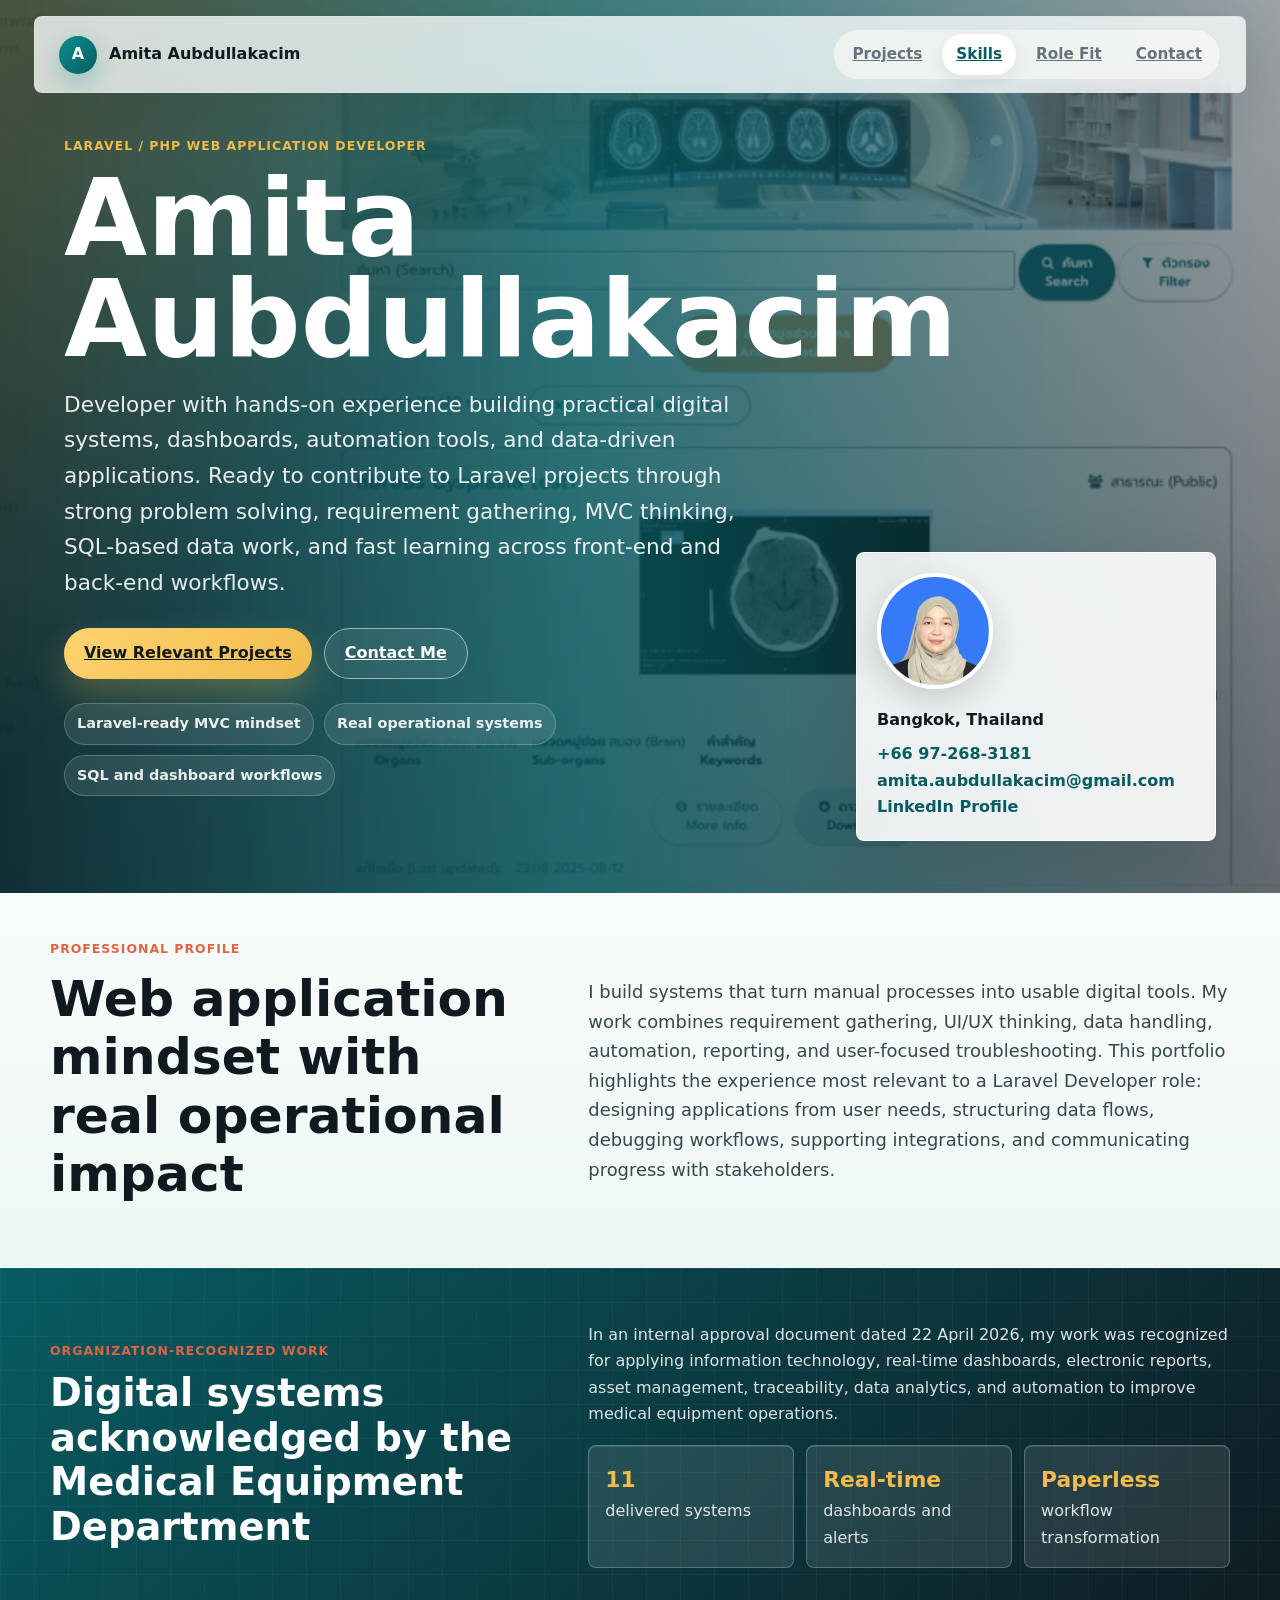
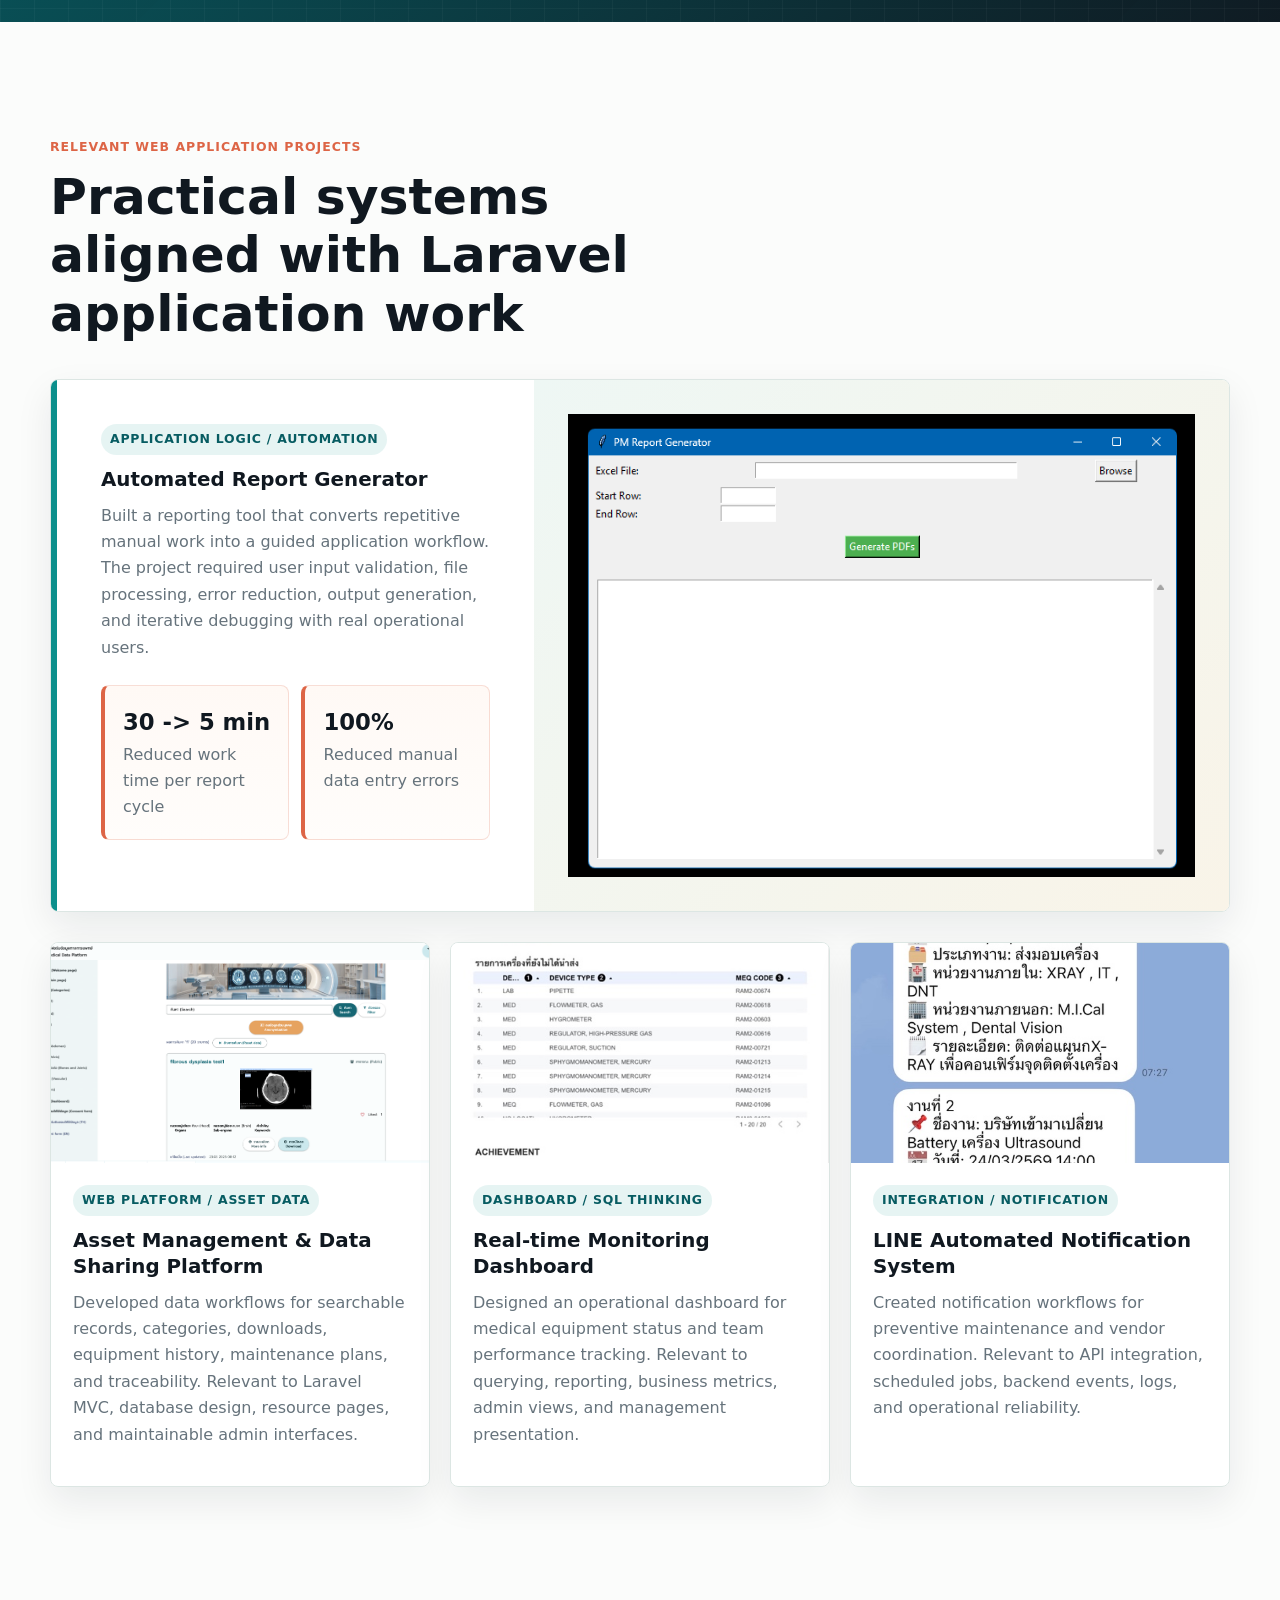
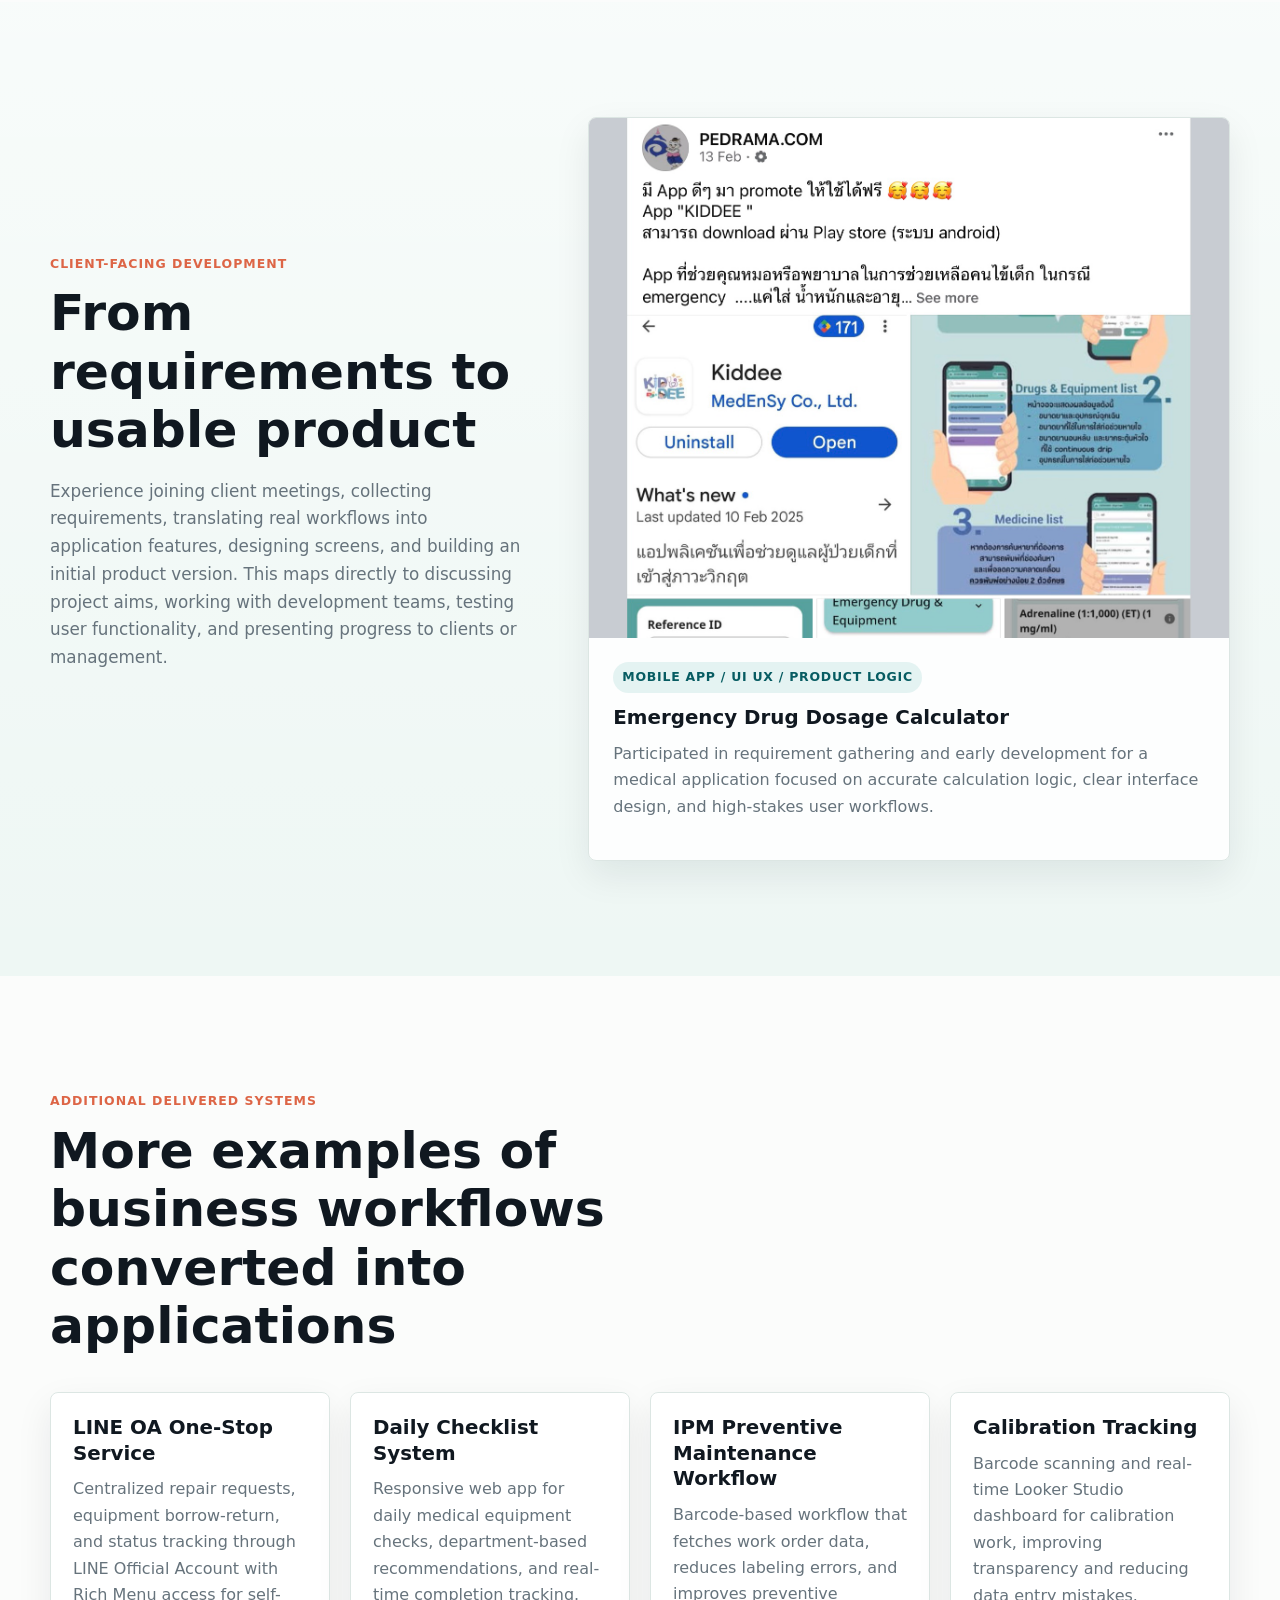
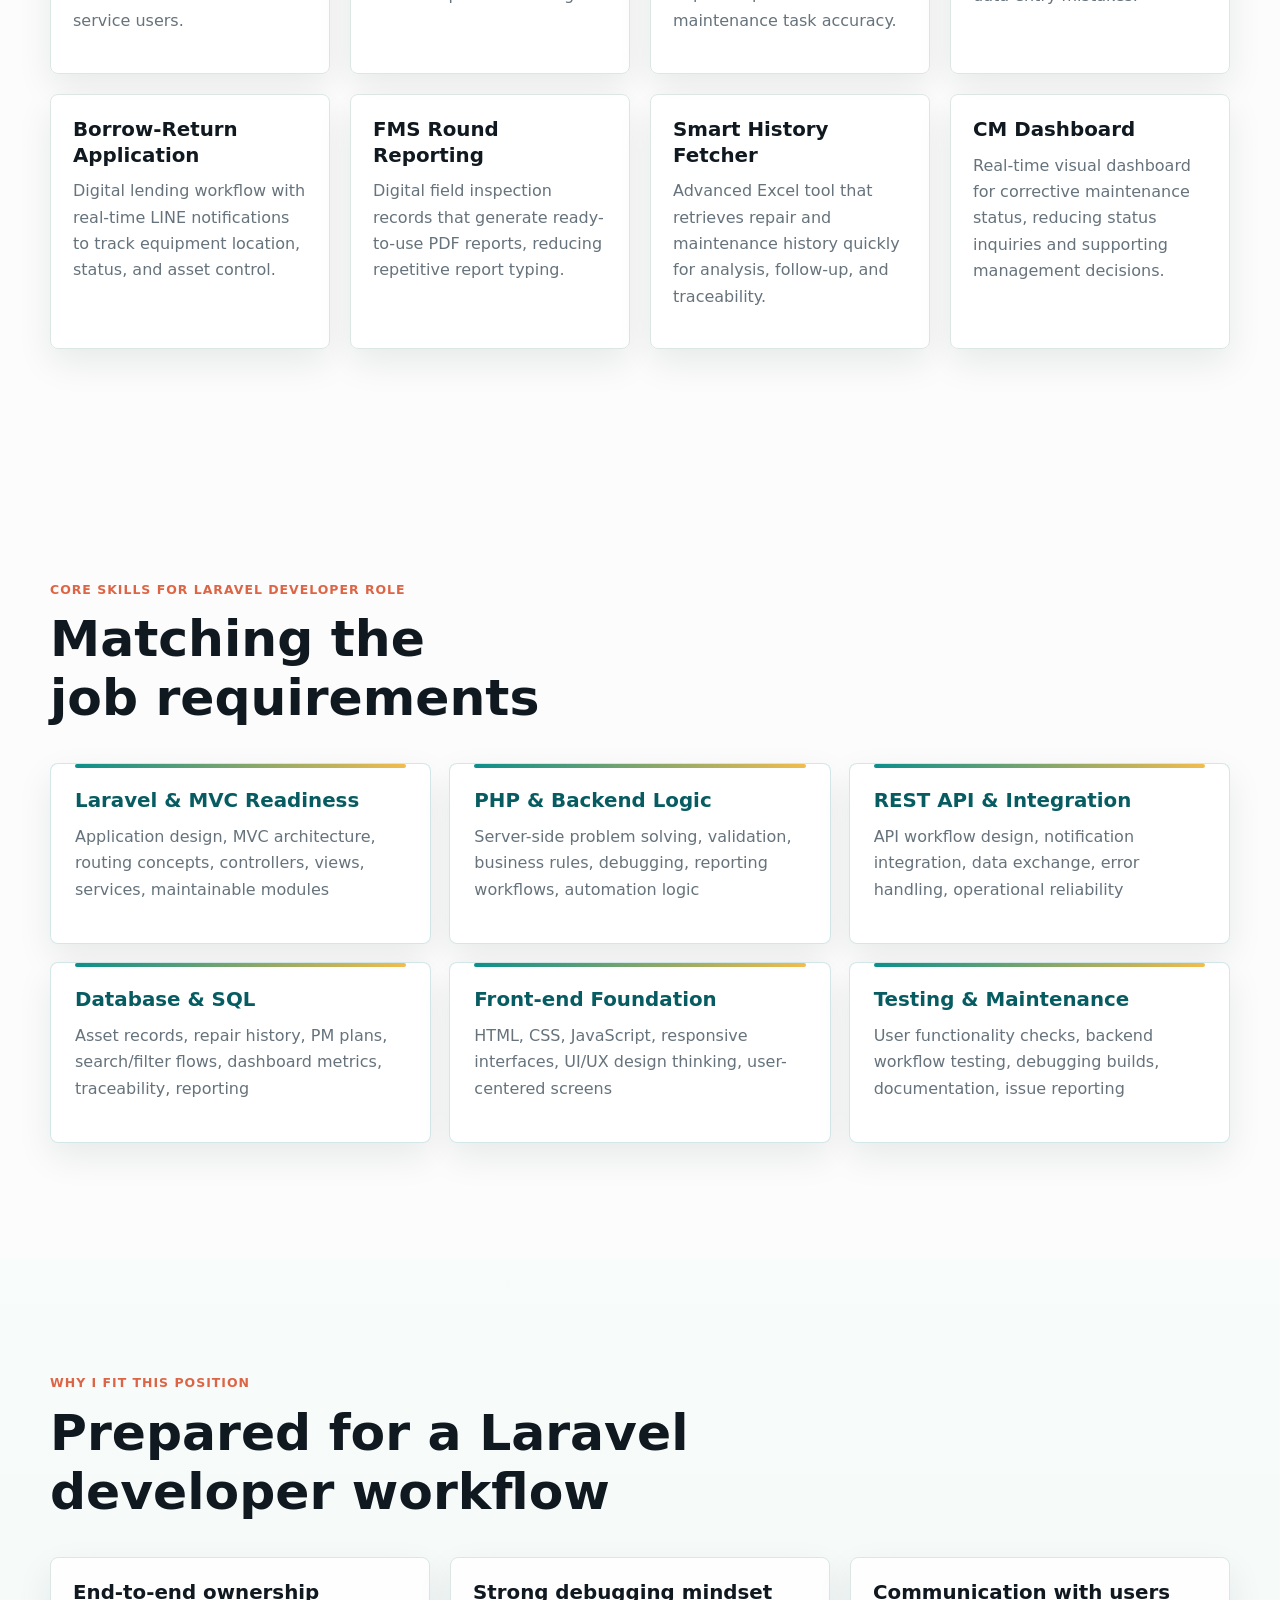
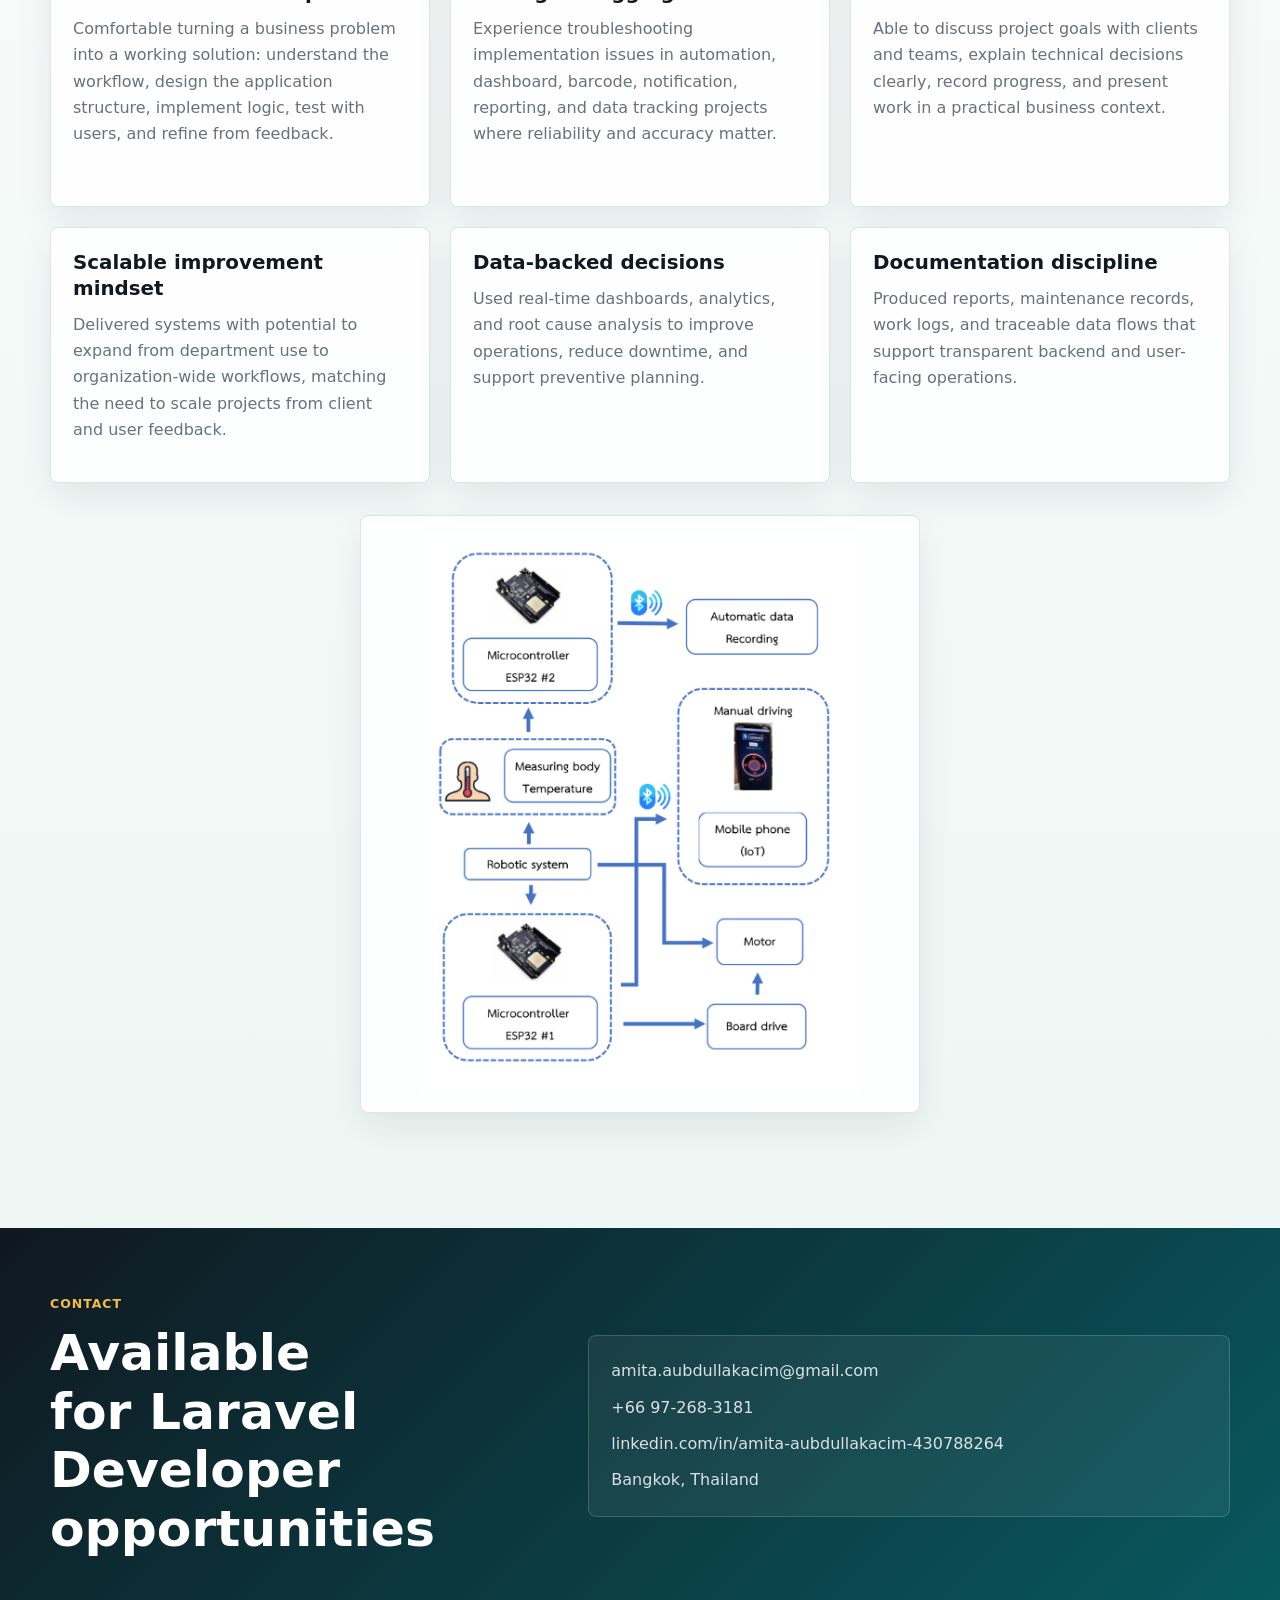
<file: index.html>
<!doctype html>
<html lang="th">
  <head>
    <meta charset="utf-8" />
    <meta name="viewport" content="width=device-width, initial-scale=1" />
    <title>Amita Aubdullakacim | Laravel Developer Portfolio</title>
    <meta
      name="description"
      content="Portfolio สำหรับสมัครงาน Laravel Developer ของ Amita Aubdullakacim เน้น web application, MVC, REST API, SQL, debugging, testing และระบบดิจิทัลสำหรับธุรกิจ"
    />
    <link rel="stylesheet" href="styles.css" />
  </head>
  <body>
    <header class="site-header">
      <a class="brand" href="#top" aria-label="Amita Portfolio">
        <span class="brand-mark">A</span>
        <span>Amita Aubdullakacim</span>
      </a>
      <button class="nav-toggle" type="button" aria-expanded="false" aria-controls="site-nav">
        <span></span>
        <span></span>
        <span></span>
      </button>
      <nav id="site-nav" class="site-nav" aria-label="Primary navigation">
        <a href="#projects">Projects</a>
        <a href="#skills">Skills</a>
        <a href="#fit">Role Fit</a>
        <a href="#contact">Contact</a>
      </nav>
    </header>

    <main id="top">
      <section class="hero">
        <div class="hero-media" aria-hidden="true">
          <img src="assets/docx-media/image8.png" alt="" />
        </div>
        <div class="hero-content">
          <p class="eyebrow">Laravel / PHP Web Application Developer</p>
          <h1>Amita Aubdullakacim</h1>
          <p class="hero-lede">
            Developer with hands-on experience building practical digital systems, dashboards,
            automation tools, and data-driven applications. Ready to contribute to Laravel projects
            through strong problem solving, requirement gathering, MVC thinking, SQL-based data work,
            and fast learning across front-end and back-end workflows.
          </p>
          <div class="hero-actions">
            <a class="button primary" href="#projects">View Relevant Projects</a>
            <a class="button secondary" href="mailto:amita.aubdullakacim@gmail.com">Contact Me</a>
          </div>
          <div class="hero-highlights" aria-label="Portfolio highlights">
            <span>Laravel-ready MVC mindset</span>
            <span>Real operational systems</span>
            <span>SQL and dashboard workflows</span>
          </div>
        </div>
        <aside class="profile-panel" aria-label="Contact summary">
          <img class="portrait" src="assets/docx-media/image1.png" alt="Portrait of Amita Aubdullakacim" />
          <div>
            <p>Bangkok, Thailand</p>
            <a href="tel:+66972683181">+66 97-268-3181</a>
            <a href="mailto:amita.aubdullakacim@gmail.com">amita.aubdullakacim@gmail.com</a>
            <a href="https://www.linkedin.com/in/amita-aubdullakacim-430788264" target="_blank" rel="noreferrer">
              LinkedIn Profile
            </a>
          </div>
        </aside>
      </section>

      <section class="intro section-band">
        <div class="section-inner intro-grid">
          <div>
            <p class="eyebrow">Professional Profile</p>
            <h2>Web application mindset with real operational impact</h2>
          </div>
          <p>
            I build systems that turn manual processes into usable digital tools. My work combines
            requirement gathering, UI/UX thinking, data handling, automation, reporting, and user-focused
            troubleshooting. This portfolio highlights the experience most relevant to a Laravel Developer
            role: designing applications from user needs, structuring data flows, debugging workflows,
            supporting integrations, and communicating progress with stakeholders.
          </p>
        </div>
      </section>

      <section class="recognition">
        <div class="section-inner recognition-grid">
          <div>
            <p class="eyebrow">Organization-recognized Work</p>
            <h2>Digital systems acknowledged by the Medical Equipment Department</h2>
          </div>
          <div class="recognition-copy">
            <p>
              In an internal approval document dated 22 April 2026, my work was recognized for applying
              information technology, real-time dashboards, electronic reports, asset management,
              traceability, data analytics, and automation to improve medical equipment operations.
            </p>
            <div class="recognition-stats" aria-label="Recognized work summary">
              <span><strong>11</strong> delivered systems</span>
              <span><strong>Real-time</strong> dashboards and alerts</span>
              <span><strong>Paperless</strong> workflow transformation</span>
            </div>
          </div>
        </div>
      </section>

      <section id="projects" class="section">
        <div class="section-inner">
          <div class="section-heading">
            <p class="eyebrow">Relevant Web Application Projects</p>
            <h2>Practical systems aligned with Laravel application work</h2>
          </div>
          <div class="project-feature">
            <article class="feature-copy">
              <span class="tag">Application Logic / Automation</span>
              <h3>Automated Report Generator</h3>
              <p>
                Built a reporting tool that converts repetitive manual work into a guided application workflow.
                The project required user input validation, file processing, error reduction, output generation,
                and iterative debugging with real operational users.
              </p>
              <dl class="impact-list">
                <div>
                  <dt>30 -> 5 min</dt>
                  <dd>Reduced work time per report cycle</dd>
                </div>
                <div>
                  <dt>100%</dt>
                  <dd>Reduced manual data entry errors</dd>
                </div>
              </dl>
            </article>
            <figure class="feature-image">
              <img src="assets/docx-media/image2.png" alt="PM Report Generator application interface" />
            </figure>
          </div>

          <div class="cards three">
            <article class="card project-card">
              <img src="assets/docx-media/image8.png" alt="Medical data sharing platform screen" />
              <div>
                <span class="tag">Web Platform / Asset Data</span>
                <h3>Asset Management & Data Sharing Platform</h3>
                <p>
                  Developed data workflows for searchable records, categories, downloads, equipment history,
                  maintenance plans, and traceability. Relevant to Laravel MVC, database design, resource pages,
                  and maintainable admin interfaces.
                </p>
              </div>
            </article>
            <article class="card project-card">
              <img src="assets/docx-media/image4.jpeg" alt="Medical equipment monitoring dashboard" />
              <div>
                <span class="tag">Dashboard / SQL Thinking</span>
                <h3>Real-time Monitoring Dashboard</h3>
                <p>
                  Designed an operational dashboard for medical equipment status and team performance tracking.
                  Relevant to querying, reporting, business metrics, admin views, and management presentation.
                </p>
              </div>
            </article>
            <article class="card project-card">
              <img src="assets/docx-media/image6.jpeg" alt="LINE automated notification example" />
              <div>
                <span class="tag">Integration / Notification</span>
                <h3>LINE Automated Notification System</h3>
                <p>
                  Created notification workflows for preventive maintenance and vendor coordination.
                  Relevant to API integration, scheduled jobs, backend events, logs, and operational reliability.
                </p>
              </div>
            </article>
          </div>
        </div>
      </section>

      <section class="section section-band">
        <div class="section-inner split">
          <div class="section-heading">
            <p class="eyebrow">Client-facing Development</p>
            <h2>From requirements to usable product</h2>
            <p>
              Experience joining client meetings, collecting requirements, translating real workflows into
              application features, designing screens, and building an initial product version. This maps directly
              to discussing project aims, working with development teams, testing user functionality, and presenting
              progress to clients or management.
            </p>
          </div>
          <div class="showcase">
            <img src="assets/docx-media/image7.png" alt="Kiddee emergency drug dosage calculator promotion" />
            <div class="showcase-copy">
              <span class="tag">Mobile App / UI UX / Product Logic</span>
              <h3>Emergency Drug Dosage Calculator</h3>
              <p>
                Participated in requirement gathering and early development for a medical application focused on
                accurate calculation logic, clear interface design, and high-stakes user workflows.
              </p>
            </div>
          </div>
        </div>
      </section>

      <section class="section">
        <div class="section-inner">
          <div class="section-heading">
            <p class="eyebrow">Additional Delivered Systems</p>
            <h2>More examples of business workflows converted into applications</h2>
          </div>
          <div class="cards four">
            <article class="card mini-card">
              <h3>LINE OA One-Stop Service</h3>
              <p>
                Centralized repair requests, equipment borrow-return, and status tracking through LINE Official Account
                with Rich Menu access for self-service users.
              </p>
            </article>
            <article class="card mini-card">
              <h3>Daily Checklist System</h3>
              <p>
                Responsive web app for daily medical equipment checks, department-based recommendations,
                and real-time completion tracking.
              </p>
            </article>
            <article class="card mini-card">
              <h3>IPM Preventive Maintenance Workflow</h3>
              <p>
                Barcode-based workflow that fetches work order data, reduces labeling errors,
                and improves preventive maintenance task accuracy.
              </p>
            </article>
            <article class="card mini-card">
              <h3>Calibration Tracking</h3>
              <p>
                Barcode scanning and real-time Looker Studio dashboard for calibration work,
                improving transparency and reducing data entry mistakes.
              </p>
            </article>
            <article class="card mini-card">
              <h3>Borrow-Return Application</h3>
              <p>
                Digital lending workflow with real-time LINE notifications to track equipment location,
                status, and asset control.
              </p>
            </article>
            <article class="card mini-card">
              <h3>FMS Round Reporting</h3>
              <p>
                Digital field inspection records that generate ready-to-use PDF reports,
                reducing repetitive report typing.
              </p>
            </article>
            <article class="card mini-card">
              <h3>Smart History Fetcher</h3>
              <p>
                Advanced Excel tool that retrieves repair and maintenance history quickly for analysis,
                follow-up, and traceability.
              </p>
            </article>
            <article class="card mini-card">
              <h3>CM Dashboard</h3>
              <p>
                Real-time visual dashboard for corrective maintenance status, reducing status inquiries
                and supporting management decisions.
              </p>
            </article>
          </div>
        </div>
      </section>

      <section id="skills" class="section">
        <div class="section-inner">
          <div class="section-heading">
            <p class="eyebrow">Core Skills for Laravel Developer Role</p>
            <h2>Matching the job requirements</h2>
          </div>
          <div class="skill-grid">
            <div class="skill-group">
              <h3>Laravel & MVC Readiness</h3>
              <p>Application design, MVC architecture, routing concepts, controllers, views, services, maintainable modules</p>
            </div>
            <div class="skill-group">
              <h3>PHP & Backend Logic</h3>
              <p>Server-side problem solving, validation, business rules, debugging, reporting workflows, automation logic</p>
            </div>
            <div class="skill-group">
              <h3>REST API & Integration</h3>
              <p>API workflow design, notification integration, data exchange, error handling, operational reliability</p>
            </div>
            <div class="skill-group">
              <h3>Database & SQL</h3>
              <p>Asset records, repair history, PM plans, search/filter flows, dashboard metrics, traceability, reporting</p>
            </div>
            <div class="skill-group">
              <h3>Front-end Foundation</h3>
              <p>HTML, CSS, JavaScript, responsive interfaces, UI/UX design thinking, user-centered screens</p>
            </div>
            <div class="skill-group">
              <h3>Testing & Maintenance</h3>
              <p>User functionality checks, backend workflow testing, debugging builds, documentation, issue reporting</p>
            </div>
          </div>
        </div>
      </section>

      <section id="fit" class="section section-band">
        <div class="section-inner">
          <div class="section-heading">
            <p class="eyebrow">Why I Fit This Position</p>
            <h2>Prepared for a Laravel developer workflow</h2>
          </div>
          <div class="cards three">
            <article class="card mini-card">
              <h3>End-to-end ownership</h3>
              <p>
                Comfortable turning a business problem into a working solution: understand the workflow,
                design the application structure, implement logic, test with users, and refine from feedback.
              </p>
            </article>
            <article class="card mini-card">
              <h3>Strong debugging mindset</h3>
              <p>
                Experience troubleshooting implementation issues in automation, dashboard, barcode, notification,
                reporting, and data tracking projects where reliability and accuracy matter.
              </p>
            </article>
            <article class="card mini-card">
              <h3>Communication with users</h3>
              <p>
                Able to discuss project goals with clients and teams, explain technical decisions clearly,
                record progress, and present work in a practical business context.
              </p>
            </article>
            <article class="card mini-card">
              <h3>Scalable improvement mindset</h3>
              <p>
                Delivered systems with potential to expand from department use to organization-wide workflows,
                matching the need to scale projects from client and user feedback.
              </p>
            </article>
            <article class="card mini-card">
              <h3>Data-backed decisions</h3>
              <p>
                Used real-time dashboards, analytics, and root cause analysis to improve operations,
                reduce downtime, and support preventive planning.
              </p>
            </article>
            <article class="card mini-card">
              <h3>Documentation discipline</h3>
              <p>
                Produced reports, maintenance records, work logs, and traceable data flows that support
                transparent backend and user-facing operations.
              </p>
            </article>
          </div>
          <figure class="wide-image">
            <img src="assets/docx-media/image9.png" alt="Robotic system and IoT architecture diagram" />
          </figure>
        </div>
      </section>
    </main>

    <footer id="contact" class="footer">
      <div class="section-inner footer-grid">
        <div>
          <p class="eyebrow">Contact</p>
          <h2>Available for Laravel Developer opportunities</h2>
        </div>
        <address>
          <a href="mailto:amita.aubdullakacim@gmail.com">amita.aubdullakacim@gmail.com</a>
          <a href="tel:+66972683181">+66 97-268-3181</a>
          <a href="https://www.linkedin.com/in/amita-aubdullakacim-430788264" target="_blank" rel="noreferrer">
            linkedin.com/in/amita-aubdullakacim-430788264
          </a>
          <span>Bangkok, Thailand</span>
        </address>
      </div>
    </footer>

    <script src="script.js"></script>
  </body>
</html>
</file>
<file: styles.css>
:root {
  --ink: #101820;
  --muted: #66737c;
  --paper: #fbfcfb;
  --soft: #eef7f4;
  --mist: #f5f7f2;
  --teal: #0c8f8c;
  --teal-dark: #075c62;
  --coral: #dd6546;
  --gold: #f2bc4d;
  --line: #dce6e3;
  --card: rgba(255, 255, 255, 0.88);
  --shadow: 0 24px 70px rgba(16, 24, 32, 0.16);
  --soft-shadow: 0 14px 36px rgba(16, 24, 32, 0.08);
}

* {
  box-sizing: border-box;
}

html {
  scroll-behavior: smooth;
}

body {
  margin: 0;
  color: var(--ink);
  background:
    linear-gradient(180deg, rgba(238, 247, 244, 0.55) 0, rgba(251, 252, 251, 0) 520px),
    var(--paper);
  font-family: "Avenir Next", "Noto Sans Thai", "Noto Sans", system-ui, -apple-system, BlinkMacSystemFont, sans-serif;
  line-height: 1.65;
}

body::before {
  content: "";
  position: fixed;
  inset: 0;
  z-index: -10;
  pointer-events: none;
  background-image:
    linear-gradient(rgba(7, 92, 98, 0.04) 1px, transparent 1px),
    linear-gradient(90deg, rgba(7, 92, 98, 0.04) 1px, transparent 1px);
  background-size: 42px 42px;
  mask-image: linear-gradient(180deg, black 0, transparent 72%);
}

img {
  display: block;
  max-width: 100%;
}

a {
  color: inherit;
}

.site-header {
  position: fixed;
  top: 16px;
  left: clamp(12px, 3vw, 34px);
  right: clamp(12px, 3vw, 34px);
  z-index: 20;
  display: flex;
  align-items: center;
  justify-content: space-between;
  gap: 24px;
  min-height: 68px;
  padding: 12px clamp(14px, 2.5vw, 24px);
  background: rgba(255, 255, 255, 0.78);
  border: 1px solid rgba(220, 230, 227, 0.78);
  border-radius: 8px;
  box-shadow: 0 18px 54px rgba(16, 24, 32, 0.1);
  backdrop-filter: blur(18px) saturate(140%);
}

.brand,
.site-nav,
.hero-actions,
.profile-panel a,
.footer a {
  text-decoration: none;
}

.brand {
  display: inline-flex;
  align-items: center;
  gap: 12px;
  font-weight: 800;
  letter-spacing: 0;
}

.brand-mark {
  display: inline-grid;
  width: 38px;
  height: 38px;
  place-items: center;
  color: white;
  background: linear-gradient(135deg, var(--teal), var(--teal-dark));
  border-radius: 50%;
  font-weight: 900;
  box-shadow: 0 10px 24px rgba(12, 143, 140, 0.32);
}

.site-nav {
  display: flex;
  align-items: center;
  gap: 6px;
  padding: 4px;
  border: 1px solid rgba(220, 230, 227, 0.9);
  border-radius: 999px;
  background: rgba(245, 247, 242, 0.76);
}

.site-nav a {
  padding: 8px 14px;
  border-radius: 999px;
  color: var(--muted);
  font-size: 0.95rem;
  font-weight: 700;
  transition: color 180ms ease, background 180ms ease, transform 180ms ease;
}

.site-nav a:hover,
.site-nav a.active {
  color: var(--teal-dark);
  background: white;
  box-shadow: 0 6px 18px rgba(16, 24, 32, 0.08);
}

.site-nav a:hover {
  transform: translateY(-1px);
}

.nav-toggle {
  display: none;
  width: 42px;
  height: 42px;
  padding: 9px;
  border: 1px solid var(--line);
  background: white;
  border-radius: 8px;
}

.nav-toggle span {
  display: block;
  height: 2px;
  margin: 5px 0;
  background: var(--ink);
}

.hero {
  position: relative;
  min-height: 96vh;
  display: grid;
  grid-template-columns: minmax(0, 1fr) minmax(280px, 360px);
  align-items: end;
  gap: clamp(20px, 4vw, 48px);
  padding: 136px clamp(18px, 5vw, 72px) 52px;
  overflow: hidden;
  isolation: isolate;
}

.hero::after {
  content: "";
  position: absolute;
  inset: 0;
  z-index: -1;
  background:
    linear-gradient(135deg, rgba(242, 188, 77, 0.24) 0%, rgba(242, 188, 77, 0) 36%),
    linear-gradient(90deg, rgba(8, 41, 47, 0.94) 0%, rgba(7, 92, 98, 0.82) 45%, rgba(16, 24, 32, 0.38) 100%),
    linear-gradient(0deg, rgba(16, 24, 32, 0.44), rgba(16, 24, 32, 0.04));
}

.hero-media {
  position: absolute;
  inset: 0;
  z-index: -2;
}

.hero-media img {
  width: 100%;
  height: 100%;
  object-fit: cover;
  object-position: center;
  filter: saturate(1.05) contrast(1.02);
}

.hero-content {
  max-width: 820px;
  color: white;
  padding-bottom: clamp(8px, 5vh, 56px);
}

.eyebrow {
  margin: 0 0 10px;
  color: var(--coral);
  font-size: 0.78rem;
  font-weight: 900;
  letter-spacing: 0.08em;
  text-transform: uppercase;
}

.hero .eyebrow,
.footer .eyebrow {
  color: var(--gold);
}

h1,
h2,
h3,
p {
  margin-top: 0;
}

h1 {
  max-width: 900px;
  margin-bottom: 18px;
  font-size: clamp(3.2rem, 8.4vw, 7.7rem);
  line-height: 0.94;
  letter-spacing: 0;
  text-wrap: balance;
}

h2 {
  margin-bottom: 18px;
  font-size: clamp(1.75rem, 4vw, 3.15rem);
  line-height: 1.16;
  letter-spacing: 0;
  text-wrap: balance;
}

h3 {
  margin-bottom: 10px;
  font-size: 1.24rem;
  line-height: 1.3;
}

.hero-lede {
  max-width: 720px;
  margin-bottom: 28px;
  color: rgba(255, 255, 255, 0.9);
  font-size: clamp(1.05rem, 2vw, 1.35rem);
}

.hero-actions {
  display: flex;
  flex-wrap: wrap;
  gap: 12px;
}

.button {
  display: inline-flex;
  align-items: center;
  justify-content: center;
  min-height: 46px;
  padding: 11px 20px;
  border-radius: 999px;
  font-weight: 800;
  transition: transform 180ms ease, box-shadow 180ms ease, background 180ms ease;
}

.button:hover {
  transform: translateY(-2px);
}

.button.primary {
  color: var(--ink);
  background: linear-gradient(135deg, #ffd36f, var(--gold));
  box-shadow: 0 16px 34px rgba(242, 188, 77, 0.28);
}

.button.secondary {
  color: white;
  border: 1px solid rgba(255, 255, 255, 0.52);
  background: rgba(255, 255, 255, 0.08);
}

.hero-highlights {
  display: flex;
  flex-wrap: wrap;
  gap: 10px;
  margin-top: 24px;
}

.hero-highlights span {
  padding: 8px 12px;
  color: rgba(255, 255, 255, 0.9);
  border: 1px solid rgba(255, 255, 255, 0.22);
  border-radius: 999px;
  background: rgba(255, 255, 255, 0.1);
  backdrop-filter: blur(12px);
  font-size: 0.9rem;
  font-weight: 700;
}

.profile-panel {
  align-self: end;
  display: grid;
  gap: 18px;
  padding: 20px;
  background: rgba(255, 255, 255, 0.9);
  border: 1px solid rgba(255, 255, 255, 0.82);
  border-radius: 8px;
  box-shadow: var(--shadow);
  backdrop-filter: blur(18px);
}

.portrait {
  width: 116px;
  aspect-ratio: 1;
  object-fit: cover;
  object-position: top;
  border-radius: 50%;
  border: 4px solid white;
  box-shadow: 0 12px 28px rgba(19, 32, 38, 0.16);
}

.profile-panel p {
  margin-bottom: 8px;
  font-weight: 800;
}

.profile-panel a {
  display: block;
  color: var(--teal-dark);
  overflow-wrap: anywhere;
  font-weight: 700;
  transition: color 160ms ease;
}

.profile-panel a:hover {
  color: var(--coral);
}

.section,
.section-band {
  padding: clamp(68px, 9vw, 120px) 0;
}

.section-band {
  background:
    linear-gradient(180deg, rgba(255, 255, 255, 0.58), rgba(255, 255, 255, 0)),
    var(--soft);
}

.section-inner {
  width: min(1180px, calc(100% - 36px));
  margin: 0 auto;
}

.intro {
  padding-top: 46px;
  padding-bottom: 46px;
}

.intro-grid,
.recognition-grid,
.split,
.teaching-grid,
.footer-grid {
  display: grid;
  grid-template-columns: minmax(0, 0.85fr) minmax(0, 1.15fr);
  gap: clamp(28px, 5vw, 72px);
  align-items: center;
}

.intro-grid p:last-child {
  margin: 0;
  color: #36474e;
  font-size: 1.12rem;
}

.recognition {
  position: relative;
  padding: 54px 0;
  color: white;
  background:
    linear-gradient(135deg, rgba(7, 92, 98, 0.98), rgba(16, 24, 32, 0.96)),
    var(--teal-dark);
  overflow: hidden;
}

.recognition::before {
  content: "";
  position: absolute;
  inset: 0;
  background-image:
    linear-gradient(rgba(255, 255, 255, 0.06) 1px, transparent 1px),
    linear-gradient(90deg, rgba(255, 255, 255, 0.06) 1px, transparent 1px);
  background-size: 34px 34px;
  opacity: 0.6;
}

.recognition .section-inner {
  position: relative;
}

.recognition h2 {
  margin-bottom: 0;
  font-size: clamp(1.55rem, 3vw, 2.5rem);
}

.recognition-copy p {
  margin-bottom: 18px;
  color: rgba(255, 255, 255, 0.86);
}

.recognition-stats {
  display: grid;
  grid-template-columns: repeat(3, minmax(0, 1fr));
  gap: 12px;
}

.recognition-stats span {
  min-height: 104px;
  padding: 16px;
  border: 1px solid rgba(255, 255, 255, 0.24);
  border-radius: 8px;
  background: rgba(255, 255, 255, 0.1);
  color: rgba(255, 255, 255, 0.86);
  box-shadow: inset 0 1px 0 rgba(255, 255, 255, 0.12);
}

.recognition-stats strong {
  display: block;
  color: var(--gold);
  font-size: 1.36rem;
}

.section-heading {
  max-width: 760px;
  margin-bottom: 36px;
}

.section-heading p:last-child {
  color: var(--muted);
  font-size: 1.05rem;
}

.project-feature {
  display: grid;
  grid-template-columns: minmax(0, 0.82fr) minmax(0, 1.18fr);
  gap: 0;
  margin-bottom: 30px;
  overflow: hidden;
  border: 1px solid var(--line);
  border-radius: 8px;
  background: var(--card);
  box-shadow: var(--soft-shadow);
  backdrop-filter: blur(14px);
}

.feature-copy {
  padding: clamp(24px, 4vw, 44px);
  border-left: 6px solid var(--teal);
}

.feature-copy p,
.card p,
.showcase-copy p,
.skill-group p,
.teaching p {
  color: var(--muted);
}

.feature-image {
  min-height: 320px;
  margin: 0;
  background:
    linear-gradient(135deg, #eef7f4, #f9f4e8);
}

.feature-image img,
.project-card img,
.showcase img,
.wide-image img,
.teaching figure img {
  width: 100%;
  height: 100%;
  object-fit: cover;
}

.feature-image img {
  object-fit: contain;
  padding: clamp(18px, 4vw, 34px);
}

.tag {
  display: inline-block;
  margin-bottom: 12px;
  color: var(--teal-dark);
  font-size: 0.78rem;
  font-weight: 900;
  text-transform: uppercase;
  letter-spacing: 0.06em;
  padding: 5px 9px;
  border-radius: 999px;
  background: rgba(12, 143, 140, 0.1);
}

.impact-list {
  display: grid;
  grid-template-columns: repeat(2, minmax(0, 1fr));
  gap: 12px;
  margin: 24px 0 0;
}

.impact-list div {
  padding: 18px;
  border: 1px solid rgba(221, 101, 70, 0.2);
  border-left: 4px solid var(--coral);
  border-radius: 8px;
  background: linear-gradient(180deg, #fff9f5, #fffdfb);
}

.impact-list dt {
  font-size: 1.42rem;
  font-weight: 900;
}

.impact-list dd {
  margin: 0;
  color: var(--muted);
}

.cards {
  display: grid;
  gap: 20px;
}

.cards.three {
  grid-template-columns: repeat(3, minmax(0, 1fr));
}

.cards.four {
  grid-template-columns: repeat(4, minmax(0, 1fr));
}

.card {
  position: relative;
  overflow: hidden;
  border: 1px solid var(--line);
  border-radius: 8px;
  background: var(--card);
  box-shadow: var(--soft-shadow);
  transition: transform 180ms ease, box-shadow 180ms ease, border-color 180ms ease;
}

.card::before {
  content: "";
  position: absolute;
  inset: 0 0 auto;
  height: 4px;
  background: linear-gradient(90deg, var(--teal), var(--gold), var(--coral));
  opacity: 0;
  transition: opacity 180ms ease;
}

.card:hover {
  transform: translateY(-5px);
  border-color: rgba(12, 143, 140, 0.26);
  box-shadow: 0 22px 48px rgba(16, 24, 32, 0.13);
}

.card:hover::before {
  opacity: 1;
}

.project-card {
  display: grid;
  grid-template-rows: 220px 1fr;
}

.project-card div,
.mini-card {
  padding: 22px;
}

.mini-card {
  min-height: 250px;
}

.showcase {
  overflow: hidden;
  border-radius: 8px;
  background: var(--card);
  border: 1px solid var(--line);
  box-shadow: var(--soft-shadow);
}

.showcase img {
  height: min(58vw, 520px);
  object-position: top;
}

.showcase-copy {
  padding: 24px;
}

.wide-image {
  width: min(560px, 100%);
  margin: 32px auto 0;
  padding: 18px;
  border: 1px solid var(--line);
  border-radius: 8px;
  background: var(--card);
  box-shadow: var(--soft-shadow);
}

.wide-image img {
  object-fit: contain;
  max-height: 560px;
}

.skill-grid {
  display: grid;
  grid-template-columns: repeat(3, minmax(0, 1fr));
  gap: 18px;
}

.skill-group {
  position: relative;
  overflow: hidden;
  min-height: 172px;
  padding: 24px;
  border: 1px solid rgba(13, 123, 126, 0.18);
  border-radius: 8px;
  background: rgba(255, 255, 255, 0.78);
  box-shadow: var(--soft-shadow);
}

.skill-group::after {
  content: "";
  position: absolute;
  left: 24px;
  right: 24px;
  top: 0;
  height: 4px;
  border-radius: 999px;
  background: linear-gradient(90deg, var(--teal), var(--gold));
}

.skill-group h3 {
  color: var(--teal-dark);
}

.teaching figure {
  height: 560px;
  margin: 0;
  overflow: hidden;
  border-radius: 8px;
}

.teaching figure img {
  object-position: 48% center;
}

.footer {
  padding: 66px 0;
  color: white;
  background:
    linear-gradient(135deg, rgba(16, 24, 32, 0.98), rgba(7, 92, 98, 0.96)),
    var(--ink);
}

.footer h2 {
  max-width: 620px;
  margin-bottom: 0;
}

.footer address {
  display: grid;
  gap: 10px;
  font-style: normal;
  padding: 22px;
  border: 1px solid rgba(255, 255, 255, 0.16);
  border-radius: 8px;
  background: rgba(255, 255, 255, 0.06);
}

.footer a,
.footer span {
  color: rgba(255, 255, 255, 0.84);
  overflow-wrap: anywhere;
}

@media (max-width: 980px) {
  .hero,
  .intro-grid,
  .recognition-grid,
  .split,
  .teaching-grid,
  .footer-grid,
  .project-feature {
    grid-template-columns: 1fr;
  }

  .hero {
    min-height: auto;
  }

  .profile-panel {
    max-width: 520px;
  }

  .cards.three,
  .cards.four,
  .skill-grid,
  .recognition-stats {
    grid-template-columns: repeat(2, minmax(0, 1fr));
  }
}

@media (max-width: 720px) {
  .site-header {
    top: 10px;
    min-height: 62px;
  }

  .brand span:last-child {
    max-width: 190px;
    white-space: nowrap;
    overflow: hidden;
    text-overflow: ellipsis;
  }

  .nav-toggle {
    display: block;
  }

  .site-nav {
    position: absolute;
    top: calc(100% + 1px);
    left: 0;
    right: 0;
    display: none;
    flex-direction: column;
    align-items: stretch;
    padding: 12px;
    background: white;
    border: 1px solid var(--line);
    border-radius: 8px;
    box-shadow: var(--shadow);
  }

  .site-nav.open {
    display: flex;
  }

  .site-nav a {
    border-radius: 8px;
  }

  .hero {
    padding-top: 112px;
  }

  h1 {
    font-size: clamp(2.72rem, 15vw, 4.4rem);
  }

  .profile-panel {
    grid-template-columns: auto 1fr;
    align-items: center;
  }

  .portrait {
    width: 86px;
  }

  .cards.three,
  .cards.four,
  .skill-grid,
  .impact-list,
  .recognition-stats {
    grid-template-columns: 1fr;
  }

  .project-card {
    grid-template-rows: 230px 1fr;
  }

  .teaching figure {
    height: 360px;
  }
}

@media (prefers-reduced-motion: reduce) {
  html {
    scroll-behavior: auto;
  }
}
</file>
